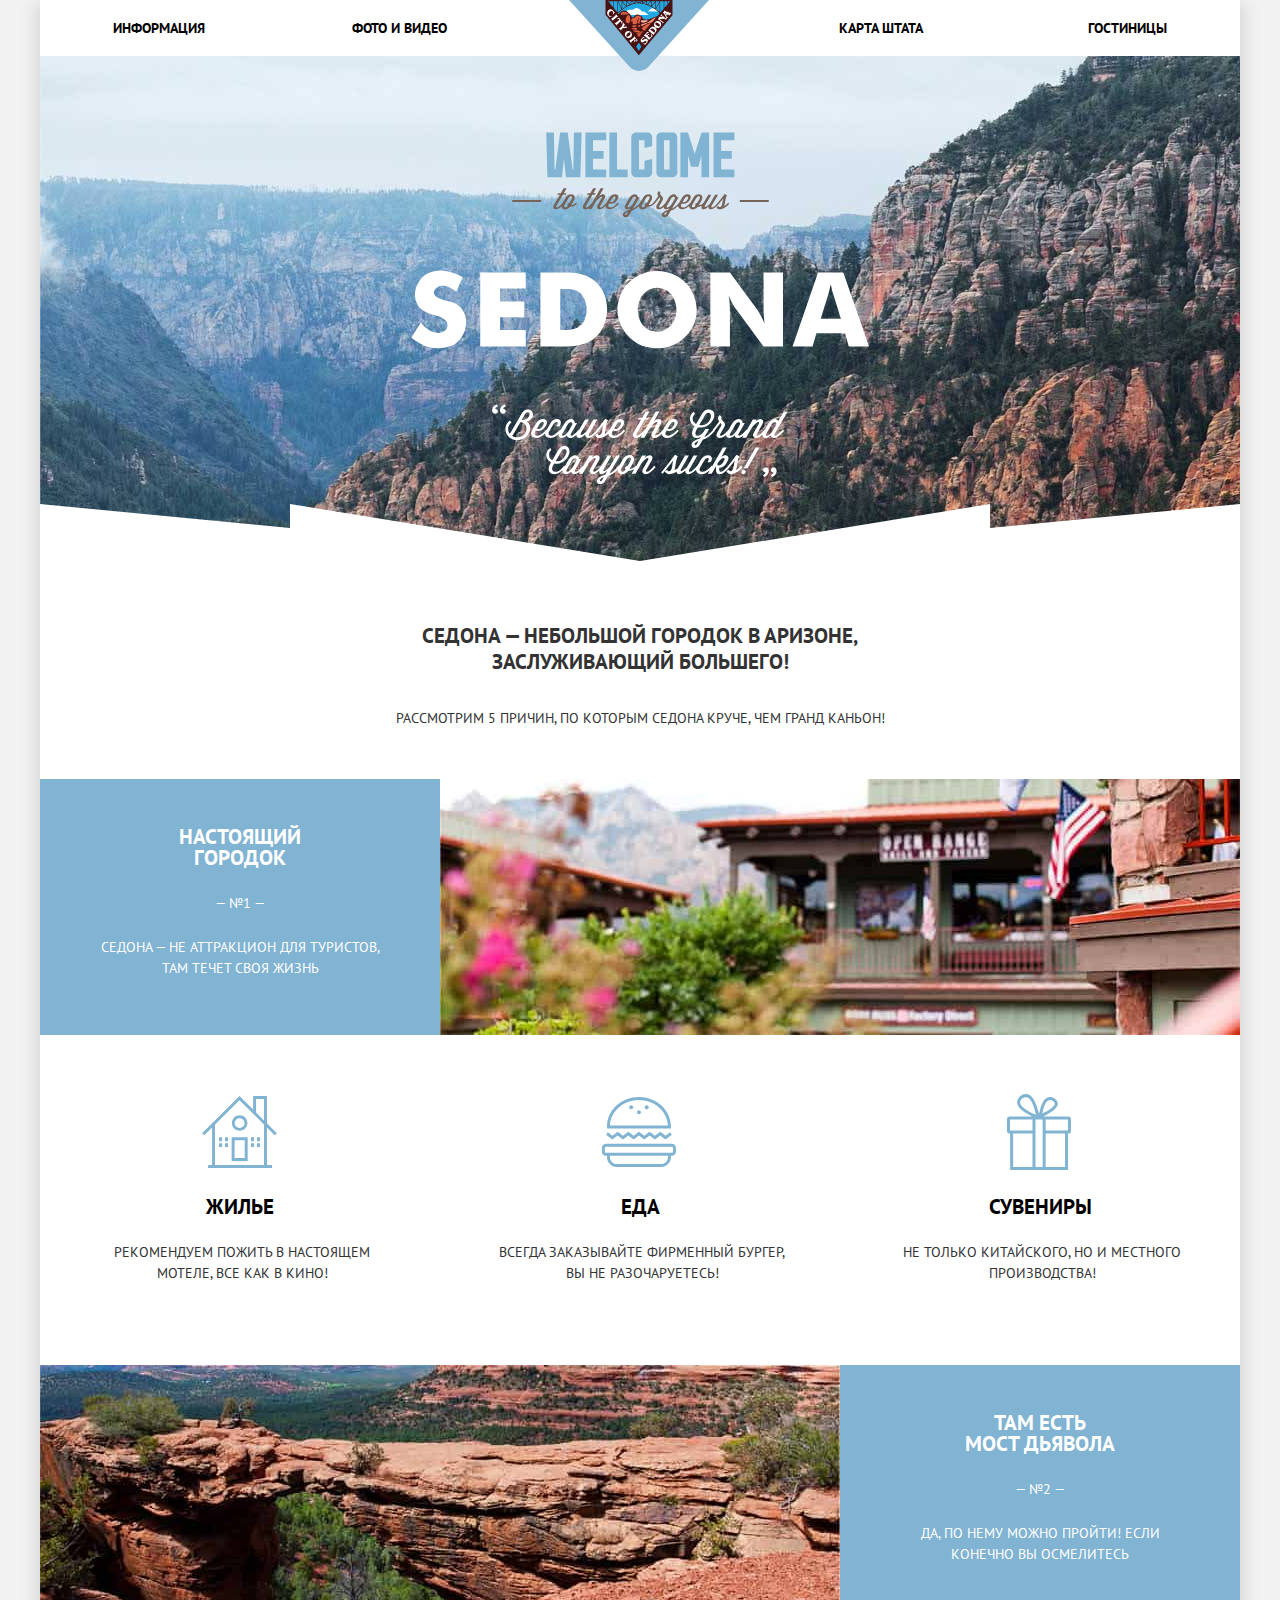
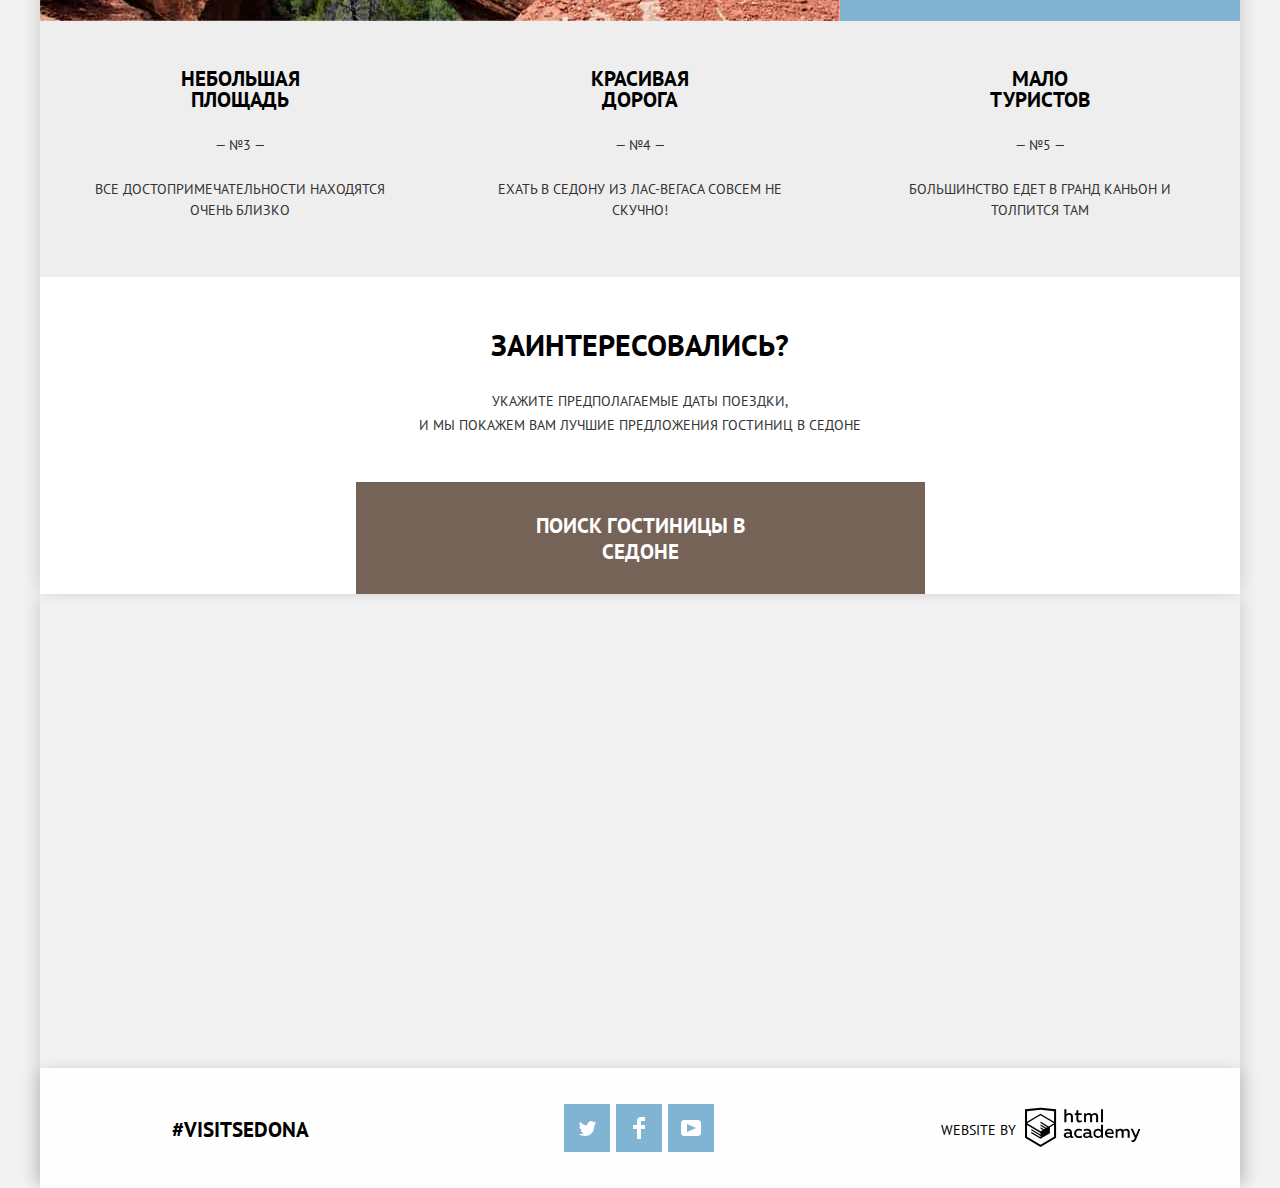
<file: index.html>
<!DOCTYPE html>
<html lang="ru">

<head>
  <meta charset="utf-8">
  <meta name="viewport" content="width=device-width, initial-scale=1.0">
  <meta http-equiv="X-UA-Compatible" content="ie=edge">
  <link rel="stylesheet" href="css/normalize.css">
  <link rel="stylesheet" href="css/main.min.css">
  <link href="https://fonts.googleapis.com/css?family=PT+Sans:400,700&amp;subset=cyrillic" rel="stylesheet">
  <title>Отдых в Седоне</title>
</head>

<body>
  <div class="container">
    <header class="main-header">
      <a href="#" class="main-header-logo" aria-label="Главная страница сайта">
        <img src="img/logo.svg" alt="Гостиницы Sedona" width="140" height="71">
      </a>
      <nav class="main-navigation">
        <ul class="site-navigation">
          <li class="site-navigation-item">
            <a href="info.html">
              Информация
            </a>
          </li>
          <li class="site-navigation-item">
            <a href="gallery.html">
              Фото и видео
            </a>
          </li>
          <li class="site-navigation-item">
            <a href="map.html">
              Карта штата
            </a>
          </li>
          <li class="site-navigation-item">
            <a href="catalog.html">
              Гостиницы
            </a>
          </li>
        </ul>
      </nav>
    </header>

    <div class="bg-photo"></div>

    <main class="index-main">
      <h1 class="visually-hidden">Отдых в Седоне</h1>
      <section class="advantages">
        <h2 class="visually-hidden">Преимущества</h2>
        <div class="text-intro">
          <p class="intro-primary">Седона — небольшой городок в Аризоне, заслуживающий большего!</p>
          <p class="intro-secondary">Рассмотрим 5 причин, по которым Седона круче, чем Гранд каньон!</p>
        </div>
        <ol class="advantages-list">
          <li class="advantages-list-item">
            <div class="advantages-text-block advantages-text-block-left">
              <h3>Настоящий<br> городок</h3>
              <span>— №1 —</span>
              <p>Седона — не аттракцион для туристов, там течет своя жизнь</p>
            </div>
          </li>
          <li class="advantages-list-item">
            <div class="advantages-text-block advantages-text-block-right">
              <h3>Там есть<br> мост дьявола</h3>
              <span>— №2 —</span>
              <p>Да, по нему можно пройти! Если конечно вы осмелитесь</p>
            </div>
          </li>
          <li class="advantages-list-item">
            <div class="advantages-text-block">
              <h3>Небольшая<br> площадь</h3>
              <span>— №3 —</span>
              <p>Все достопримечательности находятся очень близко</p>
            </div>
          </li>
          <li class="advantages-list-item">
            <div class="advantages-text-block">
              <h3>Красивая<br> дорога</h3>
              <span>— №4 —</span>
              <p>Ехать в Седону из Лас-Вегаса совсем не скучно!</p>
            </div>
          </li>
          <li class="advantages-list-item">
            <div class="advantages-text-block">
              <h3>Мало<br> туристов</h3>
              <span>— №5 —</span>
              <p>Большинство едет в Гранд каньон и толпится там</p>
            </div>
          </li>
          <li class="advantages-list-item">
            <section class="features">
              <h2 class="visually-hidden">Достоинства</h2>
              <ul class="features-list">
                <li class="features-list-item">
                  <h3>Жилье</h3>
                  <p>Рекомендуем пожить в настоящем мотеле, все как в кино!</p>
                </li>
                <li class="features-list-item">
                  <h3>Еда</h3>
                  <p>Всегда заказывайте фирменный бургер, вы не разочаруетесь!</p>
                </li>
                <li class="features-list-item">
                  <h3>Сувениры</h3>
                  <p>Не только китайского, но и местного производства!</p>
                </li>
              </ul>
            </section>
          </li>
        </ol>
      </section>

    </main>

    <footer class="page-footer footer-main">
      <section class="search-section">
        <h2 class="visually-hidden">Поиск лучших предложений</h2>
        <strong>Заинтересовались?</strong>
        <p>Укажите предполагаемые даты поездки,<br> и мы покажем вам лучшие предложения гостиниц в Седоне</p>
        <button class="button-search">Поиск гостиницы в Седоне</button>
        <!--MODAL-->
        <form action="https://hooks.zapier.com/hooks/catch/4868486/7jxbbp/" method="POST" class="modal">
          <p class="form-item">
            <label>Дата заезда:
              <input class="date" type="text" name="arrival" placeholder="24 АПРЕЛЯ 2017" required>
            </label>
          </p>
          <p class="form-item">
            <label>Дата выезда:
              <input class="date" type="text" name="departure" placeholder="4 ИЮЛЯ 2017" required>
            </label>
          </p>
          <p class="form-item">
            <label for="grownups" class="grownups">Взрослые:</label>
            <button type="button" class="button-amount button-minus">-<span class="visually-hidden">Уменьшить на один</span></button>
            <input class="small-input" id="grownups" size="1" type="text" name="grownups" placeholder="2" required>
            <button type="button" class="button-amount button-plus">+<span class="visually-hidden">Увеличить на один</span></button>
            <label for="children" class="children">Дети:</label>
            <button type="button" class="button-amount button-minus">-<span class="visually-hidden">Уменьшить на один</span></button>
            <input class="small-input" id="children" size="1" type="text" name="children" placeholder="0" required>
            <button type="button" class="button-amount button-plus">+<span class="visually-hidden">Увеличить на один</span></button>
          </p>
          <button type="submit" class="button button-find">Найти</button>
        </form>
        <!--MAP-->
      </section>
      <div class="footer-map">
        <iframe class="map"
          src="https://www.google.com/maps/embed?pb=!1m18!1m12!1m3!1d104456.5819924801!2d-111.70579096028374!3d35.10001358867439!2m3!1f0!2f0!3f0!3m2!1i1024!2i768!4f13.1!3m3!1m2!1s0x872da132f942b00d%3A0x5548c523fa6c8efd!2z0KHQtdC00L7QvdCwLCDQkNGA0LjQt9C-0L3QsCA4NjMzNiwg0KHQqNCQ!5e0!3m2!1sru!2sru!4v1552924135615"
          width="1200" height="594" style="border:0" allowfullscreen></iframe>
        <!-- <img class="map" src="img/map.jpg" alt="Как до нас добраться" width="1200" height="594"> -->
        <section class="footer-socials footer-socials-index">
          <h2 class="visually-hidden">Мы в соцсетях</h2>
          <div class="footer-socials-item visit-sedona">#Visitsedona</div>
          <div class="footer-socials-item">
            <ul class="social-list">
              <li class="social-list-item" tabindex="0"><a target="_blank" rel="noopener noreferrer" href="#" aria-label="Страница нашего сервиса в Твиттере"></a></li>
              <li class="social-list-item" tabindex="0"><a target="_blank" rel="noopener noreferrer" href="#" aria-label="Страница нашего сервиса на Фэйсбуке"></a></li>
              <li class="social-list-item" tabindex="0"><a target="_blank" rel="noopener noreferrer" href="#" aria-label="Страница нашего сервиса на Ютубе"></a></li>
            </ul>
          </div>
          <a class="developer footer-socials-item" href="https://htmlacademy.ru/intensive/htmlcss" target="_blank" rel="noopener noreferrer">
            <span>Website by</span>
            <svg xmlns="http://www.w3.org/2000/svg" aria-label="Разработано HTMLAcademy" data-name="Layer 1" viewBox="0 0 113 39" width="115" height="41">
              <path fill="#000" d="M46.84 28.22a2.07 2.07 0 0 0 .58-.11v1.4a3.41 3.41
                    0 0 1-1.24.22 1.75 1.75 0 0 1-1.75-1 5.08 5.08 0 0 1-3.3 1.13c-1.59
                    0-3.06-.87-3.06-2.68 0-2.24 2.08-2.93 3.9-2.93a11.63 11.63 0 0 1
                    2.28.26v-.31c0-1.09-.8-1.86-2.3-1.86a7.79 7.79 0 0 0-3.15.67v-1.79a10.72
                    10.72 0 0 1 3.35-.58c2.48 0 4 1.18 4 3.83v3.14a.57.57 0 0 0 .69.61zm-6.76-1.19a1.42
                    1.42 0 0 0 1.64 1.29 3.56 3.56 0 0 0 2.53-1v-1.51a10.21 10.21 0 0
                    0-1.9-.22c-1.1.01-2.27.35-2.27 1.45zM53.06 20.62a5.29 5.29 0 0 1
                    2.7.67v1.79a4.28 4.28 0 0 0-2.42-.73 2.89 2.89 0 1 0 0 5.76 5.26
                    5.26 0 0 0 2.55-.67v1.8a6.58 6.58 0 0 1-2.9.6 4.42 4.42 0 0 1-4.72-4.54
                    4.54 4.54 0 0 1 4.79-4.68zM65.84 28.22a2.07 2.07 0 0 0 .58-.11v1.4a3.41
                    3.41 0 0 1-1.24.22 1.75 1.75 0 0 1-1.75-1 5.08 5.08 0 0 1-3.3 1.13c-1.59
                    0-3.06-.87-3.06-2.68 0-2.24 2.08-2.93 3.9-2.93a11.63 11.63 0 0 1
                    2.28.26v-.31c0-1.09-.8-1.86-2.3-1.86a7.79 7.79 0 0 0-3.15.67v-1.79a10.72 10.72
                    0 0 1 3.35-.58c2.48 0 4 1.18 4 3.83v3.14a.57.57 0 0 0 .69.61zm-6.76-1.19a1.42
                    1.42 0 0 0 1.64 1.29 3.56 3.56 0 0 0 2.53-1v-1.51a10.21 10.21 0 0
                    0-1.9-.22c-1.11.01-2.27.35-2.27 1.45zM76.67 16.85v12.76h-1.76v-1.39a4.07
                    4.07 0 0 1-3.35 1.62 4.62 4.62 0 0 1 0-9.22 4 4 0 0 1 3.15 1.37v-5.14h2zm-4.76
                    5.48a2.9 2.9 0 0 0 0 5.8 3 3 0 0 0 2.79-1.84v-2.13a3.06 3.06 0 0 0-2.79-1.83zM82.99
                    20.62c3.48 0 4.68 2.81 4.12 5.34h-6.58c.22 1.57 1.75 2.22 3.35 2.22a6.41 6.41 0 0 0
                    2.77-.62v1.68a7.5 7.5 0 0 1-3.14.6c-2.68 0-5-1.53-5-4.61a4.39 4.39 0 0 1 4.48-4.61zm.09
                    1.62a2.39 2.39 0 0 0-2.57 2.26h4.85a2.06 2.06 0 0 0-2.28-2.26zM89.1 29.61v-8.75h1.73v1.09a4
                    4 0 0 1 2.92-1.33 3 3 0 0 1 2.73 1.4 4.33 4.33 0 0 1 3.06-1.4 3.21 3.21 0 0 1 3.32
                    3.52v5.47h-2V24.2a1.67 1.67 0 0 0-1.73-1.84 2.94 2.94 0 0 0-2.17 1.18V29.61h-2V24.2a1.67
                    1.67 0 0 0-1.73-1.84 3.11 3.11 0 0 0-2.32 1.35v5.91h-2zM111.47 20.86h2l-4.1 9.93c-.95
                    2.28-2.19 3-3.52 3a5 5 0 0 1-1.15-.15v-1.66a3 3 0 0 0 .89.13c.95 0 1.66-.67
                    2.17-2l.18-.44-4.16-8.82h2.13l3 6.6zM40.66 1.53v5a4 4 0 0 1 2.83-1.2A3.41 3.41
                    0 0 1 47.1 8.9v5.41h-2V9.15a1.9 1.9 0 0 0-2-2.1 3.08 3.08 0 0 0-2.44 1.46v5.8h-2V1.53h2zM52.43
                    2.42v3.12h3.17v1.71h-3.17v4c0 1.15.53 1.53 1.66 1.53a4.71 4.71 0 0 0 1.77-.35v1.68a7.14 7.14 0
                    0 1-2.35.38 2.68 2.68 0 0 1-3-2.88V7.23h-1.6V5.52h1.57V2.88zM58.1 14.29V5.54h1.73v1.09a4 4 0 0
                    1 2.92-1.33 3 3 0 0 1 2.73 1.4 4.33 4.33 0 0 1 3.06-1.4 3.21 3.21 0 0 1 3.32 3.52v5.47h-2V8.88a1.67
                    1.67 0 0 0-1.73-1.84 2.94 2.94 0 0 0-2.17 1.18V14.29h-2V8.88a1.67 1.67 0 0 0-1.73-1.84 3.11 3.11 0
                    0 0-2.32 1.35v5.91h-2zM74.72 1.52h1.95v12.76h-1.95zM15.44.02h-.16L0 1.62v28l15.28 9.09 15.28-9.09v-28zm13.12
                    28.45l-13.28 7.9L2 28.47V16.99l13.22 7.87v1.43l-9.07-5.4v1.38l9.11 5.47v1.46l-9.1-5.42v1.38l9.11 5.47
                    9.19-5.5V19.22l4.1-2.45v11.67zm0-13.16l-3.65 2.14-1.68 1-8-4.76v1.38l6.84 4.07h-.06l-.15.09-1
                    .57-5.64-3.36v1.38l4.45 2.65-1.05.7-3.36-2v1.38l2.21 1.3-2.25 1.35-13.16-7.82 13.17-7.92zm0-1.39L15.21
                    6.05l-13.2 7.86V3.41l13.28-1.39 13.28 1.39v10.51z" />
            </svg>
          </a>
        </section>
      </div>
    </footer>
  </div>
  <script src="js/modal.min.js"></script>
</body>

</html>
</file>
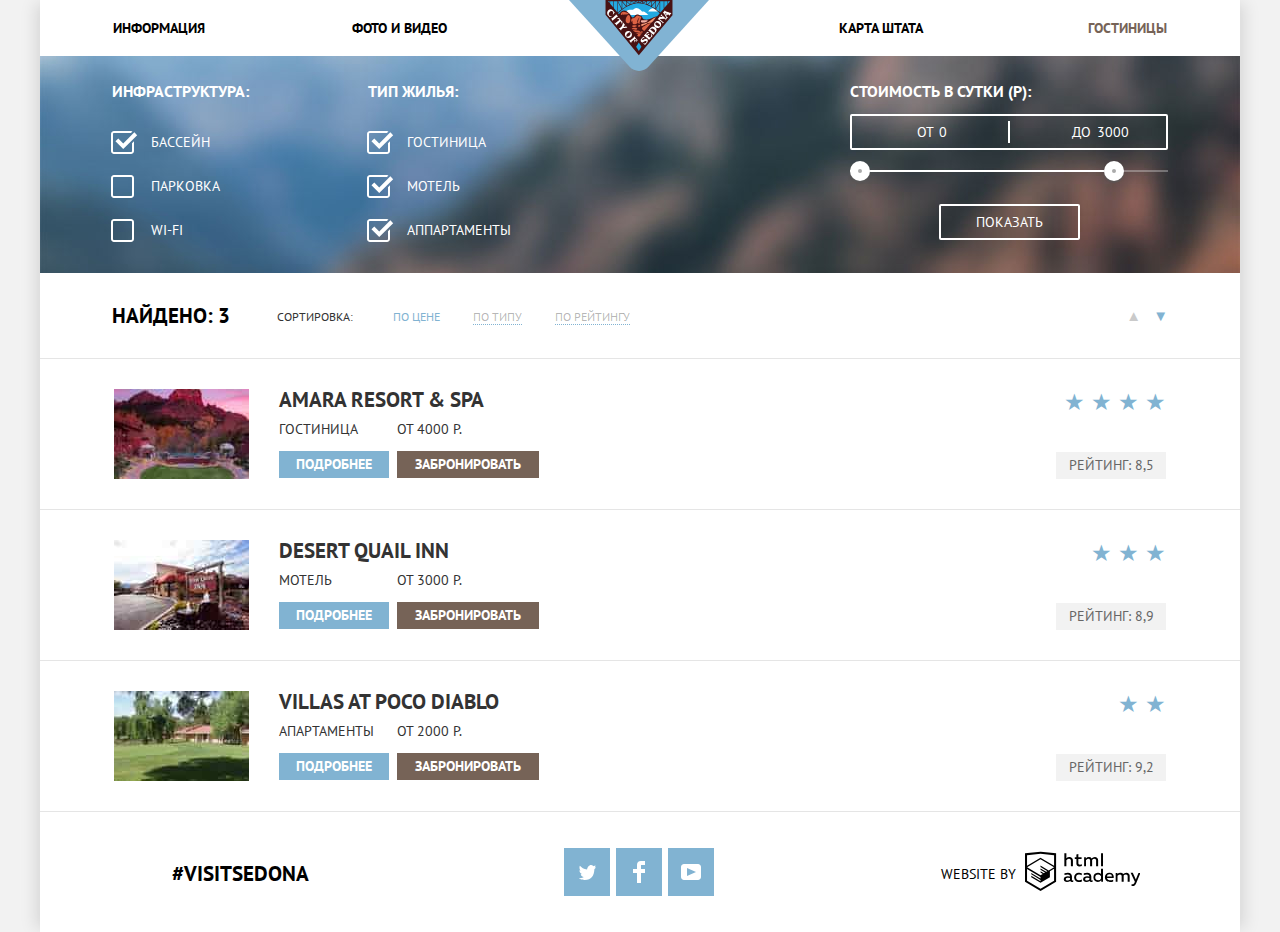
<file: catalog.html>
<!DOCTYPE html>
<html lang="ru">
  <head>
    <meta charset="UTF-8">
    <meta name="viewport" content="width=device-width, initial-scale=1.0">
    <meta http-equiv="X-UA-Compatible" content="ie=edge">
    <link rel="stylesheet" href="css/normalize.css">
    <link rel="stylesheet" href="css/main.min.css">
    <link href="https://fonts.googleapis.com/css?family=PT+Sans:400,700&amp;subset=cyrillic" rel="stylesheet">
    <title>Отели в Седоне</title>
  </head>
  <body>
    <div class="container">
      <header class="main-header">
        <a href="index.html" class="main-header-logo" aria-label="Главная страница сайта">
          <img src="img/logo.svg" alt="Гостиницы Sedona" width="140" height="71">
        </a>
        <nav class="main-navigation">
          <ul class="site-navigation">
            <li class="site-navigation-item">
              <a href="info.html">
                Информация
              </a>
            </li>
            <li class="site-navigation-item">
              <a href="gallery.html">
                Фото и видео
              </a>
            </li>
            <li class="site-navigation-item">
              <a href="map.html">
                Карта штата
              </a>
            </li>
            <li class="site-navigation-item current">
              <a href="catalog.html">
                Гостиницы
              </a>
            </li>
          </ul>
        </nav>
      </header>

      <main class="main-catalog">
        <h1 class="visually-hidden">Список доступных отелей в Седоне</h1>
        <section class="filters">
          <h2 class="visually-hidden">Фильтр доступных предложений</h2>
          <form action="https://echo.htmlacademy.ru/" class="filters-form" method="GET">
            <fieldset class="infrastructure">
              <legend class="legend1">Инфраструктура:</legend>
              <ul class="input-list">
                <li>
                  <input id="pool" class="visually-hidden" type="checkbox" name="infrastructure" value="pool" checked>
                  <label for="pool">Бассейн</label>
                </li>
                <li>
                  <input id="parking" class="visually-hidden" type="checkbox" name="infrastructure" value="parking">
                  <label for="parking">Парковка</label>
                </li>
                <li>
                  <input id="wifi" class="visually-hidden" type="checkbox" name="infrastructure" value="wifi">
                  <label for="wifi">Wi-Fi</label>
                </li>
              </ul>
            </fieldset>
            <fieldset class="type-of-housing">
              <legend class="legend2">Тип жилья:</legend>
              <ul class="input-list input-list2">
                <li>
                  <input id="hotel" class="visually-hidden" type="checkbox" name="type-of-housing" value="hotel" checked>
                  <label for="hotel">Гостиница</label>
                </li>
                <li>
                  <input id="motel" class="visually-hidden" type="checkbox" name="type-of-housing" value="motel" checked>
                  <label for="motel">Мотель</label>
                </li>
                <li>
                  <input id="appartments" class="visually-hidden" type="checkbox" name="type-of-housing" value="apartments" checked>
                  <label for="appartments">Аппартаменты</label>
                </li>
              </ul>
            </fieldset>
            <fieldset class="prices">
              <legend class="prices-heading">Стоимость в сутки (Р):</legend>
              <div class="filter-range">
                <div class="price-controls">
                  <label class="min-price">от <input type="text" name="min-price" value="0"></label>
                  <label class="max-price">до <input type="text" name="max-price" value="3000"></label>
                </div>
                <div class="range-controls">
                  <div class="scale">
                    <div class="bar"></div>
                  </div>
                  <button type="button" class="range-toggle range-toggle-min"></button>
                  <button type="button" class="range-toggle range-toggle-max"></button>
                </div>
                <button class="btn-transparent" type="submit">Показать</button>
              </div>
            </fieldset>
          </form>
          <div class="sorting">
            <div class="sorting-element">
              <b>Найдено: 3</b>
              <span>Сортировка:</span>
              <a href="#" class="current">По цене</a>
              <a href="#">По типу</a>
              <a href="#" class="sort-by-rating">По рейтингу</a>
            </div>
            <div class="sorting-element arrows">
              <a class="sort-from-bottom" href="#"><span class="visually-hidden">Сортировка снизу вверх</span>&#x25B2;</a>
              <a class="sort-from-top current" href="#"><span class="visually-hidden">Сортировка сверху вниз</span>&#x25BC;</a>
          </div>
          </div>
        </section>
        <section class="catalog">
          <h2 class="visually-hidden">Результаты поиска доступных отелей</h2>
          <ul class="catalog-list">
            <li class="catalog-item">
              <img src="img/layer-21.jpg" alt="Гостиница Amara Resort & Spa" width="135" height="90">
              <div class="catalog-item-description">
                <h3 class="catalog-item-heading">Amara Resort & Spa</h3>
                <div class="button-div">
                  <span>Гостиница</span>
                  <a href="#" class="button button-info">Подробнее</a>
                </div>
                <div class="button-div">
                  <span class="price">От 4000 Р.</span>
                  <a href="#" class="button button-book">Забронировать</a>
                </div>
              </div>
              <div class="rate">
                <span class="star-rating" aria-label="Рейтинг позиции - четыре звезды">★ ★ ★ ★</span>
                <span class="rating">Рейтинг: 8,5</span>
              </div>
            </li>
            <li class="catalog-item">
              <img src="img/layer-89-copy.jpg" alt="Мотель Desert Quail Inn" width="135" height="90">
              <div class="catalog-item-description">
                <h3 class="catalog-item-heading">Desert Quail Inn</h3>
                <div class="button-div">
                  <span>Мотель</span>
                  <a href="#" class="button button-info">Подробнее</a>
                </div>
                <div class="button-div">
                  <span class="price">От 3000 Р.</span>
                  <a href="#" class="button button-book">Забронировать</a>
                </div>
              </div>
              <div class="rate">
                <span class="star-rating" aria-label="Рейтинг позиции - три звезды">★ ★ ★</span>
                <span class="rating">Рейтинг: 8,9</span>
              </div>
            </li>
            <li class="catalog-item">
              <img src="img/layer-22.jpg" alt=" Апартаменты Villas At Poco Diablo" width="135" height="90">
              <div class="catalog-item-description">
                <h3 class="catalog-item-heading">Villas At Poco Diablo</h3>
                <div class="button-div">
                  <span>Апартаменты</span>
                  <a href="#" class="button button-info">Подробнее</a>
                </div>
                <div class="button-div">
                  <span class="price">От 2000 Р.</span>
                  <a href="#" class="button button-book">Забронировать</a>
                </div>
              </div>
              <div class="rate">
                <span class="star-rating" aria-label="Рейтинг позиции - две звезды">★ ★</span>
                <span class="rating">Рейтинг: 9,2</span>
              </div>
            </li>
          </ul>
        </section>
      </main>

      <footer class="page-footer">
        <section class="footer-socials">
          <h2 class="visually-hidden">Мы в соцсетях</h2>
          <div class="footer-socials-item visit-sedona">#Visitsedona</div>
          <div class="footer-socials-item">
            <ul class="social-list">
              <li class="social-list-item"><a target="_blank" rel="noopener noreferrer" href="#" aria-label="Страница нашего сервиса в Твиттере"></a></li>
              <li class="social-list-item"><a target="_blank" rel="noopener noreferrer" href="#" aria-label="Страница нашего сервиса на Фэйсбуке"></a></li>
              <li class="social-list-item"><a target="_blank" rel="noopener noreferrer" href="#" aria-label="Страница нашего сервиса на Ютубе"></a></li>
            </ul>
          </div>
          <a class="developer footer-socials-item" href="https://htmlacademy.ru/intensive/htmlcss" target="_blank" rel="noopener noreferrer">
            <span>Website by</span>
            <svg xmlns="http://www.w3.org/2000/svg" aria-label="Разработано HTMLAcademy" data-name="Layer 1" viewBox="0 0 113 39" width="115" height="41">
              <path fill="#000" d="M46.84 28.22a2.07 2.07 0 0 0 .58-.11v1.4a3.41 3.41
                0 0 1-1.24.22 1.75 1.75 0 0 1-1.75-1 5.08 5.08 0 0 1-3.3 1.13c-1.59
                0-3.06-.87-3.06-2.68 0-2.24 2.08-2.93 3.9-2.93a11.63 11.63 0 0 1
                2.28.26v-.31c0-1.09-.8-1.86-2.3-1.86a7.79 7.79 0 0 0-3.15.67v-1.79a10.72
                10.72 0 0 1 3.35-.58c2.48 0 4 1.18 4 3.83v3.14a.57.57 0 0 0 .69.61zm-6.76-1.19a1.42
                1.42 0 0 0 1.64 1.29 3.56 3.56 0 0 0 2.53-1v-1.51a10.21 10.21 0 0
                0-1.9-.22c-1.1.01-2.27.35-2.27 1.45zM53.06 20.62a5.29 5.29 0 0 1
                2.7.67v1.79a4.28 4.28 0 0 0-2.42-.73 2.89 2.89 0 1 0 0 5.76 5.26
                5.26 0 0 0 2.55-.67v1.8a6.58 6.58 0 0 1-2.9.6 4.42 4.42 0 0 1-4.72-4.54
                4.54 4.54 0 0 1 4.79-4.68zM65.84 28.22a2.07 2.07 0 0 0 .58-.11v1.4a3.41
                3.41 0 0 1-1.24.22 1.75 1.75 0 0 1-1.75-1 5.08 5.08 0 0 1-3.3 1.13c-1.59
                0-3.06-.87-3.06-2.68 0-2.24 2.08-2.93 3.9-2.93a11.63 11.63 0 0 1
                2.28.26v-.31c0-1.09-.8-1.86-2.3-1.86a7.79 7.79 0 0 0-3.15.67v-1.79a10.72 10.72
                0 0 1 3.35-.58c2.48 0 4 1.18 4 3.83v3.14a.57.57 0 0 0 .69.61zm-6.76-1.19a1.42
                1.42 0 0 0 1.64 1.29 3.56 3.56 0 0 0 2.53-1v-1.51a10.21 10.21 0 0
                0-1.9-.22c-1.11.01-2.27.35-2.27 1.45zM76.67 16.85v12.76h-1.76v-1.39a4.07
                4.07 0 0 1-3.35 1.62 4.62 4.62 0 0 1 0-9.22 4 4 0 0 1 3.15 1.37v-5.14h2zm-4.76
                5.48a2.9 2.9 0 0 0 0 5.8 3 3 0 0 0 2.79-1.84v-2.13a3.06 3.06 0 0 0-2.79-1.83zM82.99
                20.62c3.48 0 4.68 2.81 4.12 5.34h-6.58c.22 1.57 1.75 2.22 3.35 2.22a6.41 6.41 0 0 0
                2.77-.62v1.68a7.5 7.5 0 0 1-3.14.6c-2.68 0-5-1.53-5-4.61a4.39 4.39 0 0 1 4.48-4.61zm.09
                1.62a2.39 2.39 0 0 0-2.57 2.26h4.85a2.06 2.06 0 0 0-2.28-2.26zM89.1 29.61v-8.75h1.73v1.09a4
                4 0 0 1 2.92-1.33 3 3 0 0 1 2.73 1.4 4.33 4.33 0 0 1 3.06-1.4 3.21 3.21 0 0 1 3.32
                3.52v5.47h-2V24.2a1.67 1.67 0 0 0-1.73-1.84 2.94 2.94 0 0 0-2.17 1.18V29.61h-2V24.2a1.67
                1.67 0 0 0-1.73-1.84 3.11 3.11 0 0 0-2.32 1.35v5.91h-2zM111.47 20.86h2l-4.1 9.93c-.95
                2.28-2.19 3-3.52 3a5 5 0 0 1-1.15-.15v-1.66a3 3 0 0 0 .89.13c.95 0 1.66-.67
                2.17-2l.18-.44-4.16-8.82h2.13l3 6.6zM40.66 1.53v5a4 4 0 0 1 2.83-1.2A3.41 3.41
                0 0 1 47.1 8.9v5.41h-2V9.15a1.9 1.9 0 0 0-2-2.1 3.08 3.08 0 0 0-2.44 1.46v5.8h-2V1.53h2zM52.43
                2.42v3.12h3.17v1.71h-3.17v4c0 1.15.53 1.53 1.66 1.53a4.71 4.71 0 0 0 1.77-.35v1.68a7.14 7.14 0
                0 1-2.35.38 2.68 2.68 0 0 1-3-2.88V7.23h-1.6V5.52h1.57V2.88zM58.1 14.29V5.54h1.73v1.09a4 4 0 0
                1 2.92-1.33 3 3 0 0 1 2.73 1.4 4.33 4.33 0 0 1 3.06-1.4 3.21 3.21 0 0 1 3.32 3.52v5.47h-2V8.88a1.67
                1.67 0 0 0-1.73-1.84 2.94 2.94 0 0 0-2.17 1.18V14.29h-2V8.88a1.67 1.67 0 0 0-1.73-1.84 3.11 3.11 0
                0 0-2.32 1.35v5.91h-2zM74.72 1.52h1.95v12.76h-1.95zM15.44.02h-.16L0 1.62v28l15.28 9.09 15.28-9.09v-28zm13.12
                28.45l-13.28 7.9L2 28.47V16.99l13.22 7.87v1.43l-9.07-5.4v1.38l9.11 5.47v1.46l-9.1-5.42v1.38l9.11 5.47
                9.19-5.5V19.22l4.1-2.45v11.67zm0-13.16l-3.65 2.14-1.68 1-8-4.76v1.38l6.84 4.07h-.06l-.15.09-1
                .57-5.64-3.36v1.38l4.45 2.65-1.05.7-3.36-2v1.38l2.21 1.3-2.25 1.35-13.16-7.82 13.17-7.92zm0-1.39L15.21
                6.05l-13.2 7.86V3.41l13.28-1.39 13.28 1.39v10.51z"/>
            </svg>              
          </a>
        </section>
      </footer>
    </div>
  </body>
</html>
</file>
<file: css/main.min.css>
.visually-hidden{position:absolute;clip:rect(0 0 0 0);width:1px;height:1px;margin:-1px}body{margin:0;padding:0;font-family:"PT Sans","Arial",sans-serif;font-size:14px;line-height:26px;font-weight:400;font-style:normal;font-stretch:normal;text-transform:uppercase;color:#333;background-color:#f2f2f2}.container{position:relative;width:1200px;margin:0 auto;background-color:#fff;-webkit-box-shadow:8px 0 15px -3px rgba(0,1,1,.1),-8px 0 15px -3px rgba(0,1,1,.1);box-shadow:8px 0 15px -3px rgba(0,1,1,.1),-8px 0 15px -3px rgba(0,1,1,.1)}.site-navigation{margin:0;padding:0;list-style:none;display:-webkit-box;display:-ms-flexbox;display:flex;width:1200px;-webkit-box-sizing:border-box;box-sizing:border-box}.site-navigation-item{width:239px;padding:15px 73px;-webkit-box-sizing:border-box;box-sizing:border-box}.site-navigation-item.current a{color:#766357}.site-navigation li:nth-child(2){margin-right:auto;padding-right:68px}.site-navigation li:nth-child(2),.site-navigation li:nth-child(1){text-align:left}.site-navigation li:nth-child(3),.site-navigation li:nth-child(4){text-align:right}.site-navigation-item:nth-child(3) a{margin-right:5px}.site-navigation a{font-weight:700;text-decoration:none;color:#000}.site-navigation a:hover,.site-navigation a:focus{color:#81b3d2}.site-navigation a:active{color:rgba(0,0,0,.3)}.main-header-logo{position:absolute;top:0;left:529px}.bg-photo{width:1200px;height:505px;background-color:rgb(27,186,207);background-image:url(../img/welcome.svg),url(../img/polygon.svg),url(../img/background-photo.jpg);background-position:50% 50%,50% 447px,50% 50%;background-repeat:no-repeat,no-repeat,no-repeat;background-size:459px 353px,1200px 59px,1200px 505px}.text-intro{width:1200px;text-align:center;padding-top:62px;padding-bottom:48px}.intro-primary,.intro-secondary{margin:0}.intro-primary{width:440px;font-size:21px;font-weight:700;text-align:center;margin:0 auto;margin-bottom:30px}.intro-secondary{font-size:14px;font-weight:400;text-align:center}.advantages-list{display:-webkit-box;display:-ms-flexbox;display:flex;-ms-flex-wrap:wrap;flex-wrap:wrap;list-style:none;margin:0;padding:0;width:1200px}.advantages-list-item{width:400px;min-height:256px;text-align:center}.advantages-list-item:first-child,.advantages-list-item:nth-child(2){-ms-flex-preferred-size:100%;flex-basis:100%}.advantages-list-item:last-child{-webkit-box-ordinal-group:3;-ms-flex-order:2;order:2}.advantages-list-item:nth-child(1){-webkit-box-ordinal-group:2;-ms-flex-order:1;order:1;background-color:rgb(158,120,92);background-image:url(../img/layer-10.jpg);background-position:center right;background-repeat:no-repeat}.advantages-list-item:nth-child(2){-webkit-box-ordinal-group:4;-ms-flex-order:3;order:3;background-color:rgb(130,81,57);background-image:url(../img/layer-5.jpg);background-position:center left;background-repeat:no-repeat}.advantages-list-item:nth-child(3){-webkit-box-ordinal-group:5;-ms-flex-order:4;order:4}.advantages-list-item:nth-child(4){-webkit-box-ordinal-group:6;-ms-flex-order:5;order:5}.advantages-list-item:nth-child(5){-webkit-box-ordinal-group:7;-ms-flex-order:6;order:6}.advantages-list-item img,.advantages-text-block{margin:0;padding:0}.advantages-text-block{-webkit-box-sizing:border-box;box-sizing:border-box;width:400px;text-align:center;padding:0 48px;padding-top:47px;padding-bottom:56px;background-color:#eee;color:#000}.advantages-text-block p,.advantages-text-block span{color:#333}.advantages-text-block-right{display:block;margin-left:auto;background-color:#81b3d2;color:#fff}.advantages-text-block-left{display:block;margin-right:auto;background-color:#81b3d2;color:#fff}.advantages-text-block-left p,.advantages-text-block-left span,.advantages-text-block-right p,.advantages-text-block-right span{color:#fff}.advantages-list-item h3{font-size:21px;line-height:21px;text-align:center;margin:0;margin-bottom:20px;font-weight:700}.advantages-list-item p{font-size:14px;line-height:21px;margin:0}.advantages-list-item span{display:block;font-size:14px;line-height:21px;text-align:center;margin-bottom:23px;margin-top:25px}.features-list{display:-webkit-box;display:-ms-flexbox;display:flex;list-style:none;margin:0;padding:0;width:1200px;text-align:center}.features-list-item{width:400px;padding:0 59px;padding-top:156px;padding-bottom:81px;text-align:center;position:relative;-webkit-box-sizing:border-box;box-sizing:border-box}.features-list-item::before{position:absolute;top:59px;left:161px;content:"";width:76px;height:76px}.features-list-item:first-child::before{background-image:url(../img/home.svg);background-size:75px 72px;background-position:center;background-repeat:no-repeat}.features-list-item:last-child::before{background-image:url(../img/souvenirs.svg);background-size:64px 76px;background-position:center;background-repeat:no-repeat}.features-list-item:nth-child(2)::before{background-image:url(../img/food.svg);background-size:74px 70px;background-position:center;background-repeat:no-repeat}.features-list-item h3{color:#000;margin-bottom:25px;margin-top:5px}.features-list-item p{min-width:286px}.search-section{text-align:center;padding-top:50px;position:relative}.search-section p{font-size:14px;line-height:24px;margin:0;margin-top:25px;margin-bottom:45px}.search-section strong{font-size:30px;line-height:36px;font-weight:700;color:#000}.button-search{width:569px;font:inherit;text-transform:uppercase;color:#fff;font-weight:700;font-size:21px;padding-top:31px;padding-bottom:29px;padding-left:140px;padding-right:139px;background-color:#766357;border:0;min-height:86px;-webkit-box-sizing:border-box;box-sizing:border-box}.button-search:hover,.button-search:focus{background-color:#604e43}.button-search:active{background-color:#503e33;color:rgba(255,255,255,.3)}.footer-socials{display:-webkit-box;display:-ms-flexbox;display:flex;height:120px;-ms-flex-preferred-size:400px;flex-basis:400px;width:1200px;background-color:rgba(255,255,255,.9)}.footer-socials-item{width:400px;text-align:center}.social-list{display:-webkit-box;display:-ms-flexbox;display:flex;padding:0;margin:0;width:150px;-webkit-box-pack:justify;-ms-flex-pack:justify;justify-content:space-between;list-style:none}.footer-socials div{padding:36px 124px;margin:0;-webkit-box-sizing:border-box;box-sizing:border-box}.footer-socials .visit-sedona{font-size:21px;height:21px;margin:0 auto;margin-top:51px;padding:0;line-height:21px;font-weight:700;color:#000}.social-list-item{width:46px;height:48px;background-color:#81b3d2}.social-list-item:hover,.social-list-item:focus{background-color:#669ec0}.social-list-item:active{background-color:#5496bd}.social-list-item:first-child{background-image:url(../img/twitter.svg);background-position:center;background-repeat:no-repeat;background-size:17px 15px}.social-list-item:first-child:active{background-image:url(../img/twitter1.svg)}.social-list-item:nth-child(2){background-image:url(../img/facebook.svg);background-position:center;background-repeat:no-repeat;background-size:12px 22px}.social-list-item:nth-child(2):active{background-image:url(../img/facebook1.svg)}.social-list-item:last-child{background-image:url(../img/youtube.svg);background-position:center;background-repeat:no-repeat;background-size:20px 16px}.social-list-item:last-child:active{background-image:url(../img/youtube1.svg)}.developer{margin-top:39px;margin-bottom:40px;text-align:center;text-decoration:none;color:#000;font-size:14px;line-height:26px}.developer:hover path,.developer:focus path{fill:#81b3d2}.developer:active path{fill:#bdbbbc}.developer span{display:inline-block;font-size:14px;margin-right:5px;vertical-align:top;padding-top:10px}.main-catalog{min-height:calc(100vh - 175px)}.catalog-list{margin:0;padding:0;list-style:none}.catalog-item{width:100%;min-height:151px;display:-webkit-box;display:-ms-flexbox;display:flex;padding:30px 74px;border-top:1px solid #e5e5e5;-webkit-box-sizing:border-box;box-sizing:border-box}.catalog-item:hover h3{color:#81b3d2}.catalog-item:last-child{border-bottom:1px solid #e5e5e5}.catalog-item img{margin-right:30px}.catalog-item h3{margin:0;line-height:21px;font-size:21px;margin-bottom:11px;-ms-flex-preferred-size:100%;flex-basis:100%;font-weight:700}.catalog-item-description{display:-webkit-box;display:-ms-flexbox;display:flex;-ms-flex-wrap:wrap;flex-wrap:wrap;-webkit-box-pack:justify;-ms-flex-pack:justify;justify-content:space-between;width:260px;min-height:90px}.catalog-item-description span{display:block;line-height:14px;font-size:14px;color:#333}.button{display:inline-block;vertical-align:top;text-align:center;font-size:14px;color:#fff;font-weight:700;text-decoration:none;padding:0;margin:0;margin-top:15px}.button-info{background-color:#81b3d2;width:110px;height:27px}.button-info:hover,.button-info:focus{background-color:#669ec0}.button-info:active{background-color:#5496bd;color:rgba(255,255,255,.3)}.button-book{background-color:#766357;width:142px;height:27px}.button-book:hover,.button-book:focus{background-color:#604e43}.button-book:active{background-color:#503e33;color:rgba(255,255,255,.3)}.rate{display:-webkit-box;display:-ms-flexbox;display:flex;margin-left:auto;-webkit-box-orient:vertical;-webkit-box-direction:normal;-ms-flex-direction:column;flex-direction:column;-webkit-box-pack:justify;-ms-flex-pack:justify;justify-content:space-between}.star-rating{font-size:23px;color:#81b3d2;text-align:right;width:110px;height:27px}.rating{line-height:26px;color:#666;width:110px;height:27px;background-color:#f2f2f2;text-align:center}.infrastructure,.type-of-housing,.prices{margin:0;padding:0;border:0}.filters-form{display:-webkit-box;display:-ms-flexbox;display:flex;-webkit-box-pack:space-evenly;-ms-flex-pack:space-evenly;justify-content:space-evenly;height:217px;width:100%;background-color:rgb(128,65,35);background-image:url(../img/catalog-background.jpg);background-position:center;background-repeat:no-repeat;color:#fff;padding-top:25px;padding-bottom:40px;padding-left:72px;padding-right:72px;-webkit-box-sizing:border-box;box-sizing:border-box}.filters-form legend{display:block;margin-bottom:20px;font-size:16px;line-height:21px;font-weight:700;-webkit-box-sizing:content-box;box-sizing:content-box}.legend1{margin-top:7px}.legend2{margin-left:-8px}.filters-form label{display:block;font-size:14px;line-height:21px}.input-list{list-style:none;padding:0;margin:0;margin-top:10px}.input-list label{position:relative;padding-left:40px;margin-left:-1px}.input-list2{margin-left:-8px}.input-list li{margin-bottom:23px}.input-list input[type="checkbox"] + label::before{position:absolute;content:"";left:-2px;top:-1px;width:27px;height:23px;background-image:url(../img/checkboxoff.svg);background-repeat:no-repeat;background-position:center}.input-list input[type="checkbox"]:checked + label::before{background-image:url(../img/checkboxon.svg);left:0}.input-list input[type="checkbox"]:disabled + label::before,.input-list input[type="checkbox"]:disabled + label{opacity:.4}.type-of-housing,.infrastructure{-ms-flex-preferred-size:25%;flex-basis:25%;-ms-flex-negative:0;flex-shrink:0}.prices{-ms-flex-preferred-size:50%;flex-basis:50%;padding-left:210px}.filter-range{width:318px;color:#fff;text-transform:uppercase;margin-top:3px}.price-controls{position:relative;-webkit-box-sizing:border-box;box-sizing:border-box;height:36px;margin-bottom:20px;vertical-align:top;font-size:0;border:2px solid #fff;border-radius:2px}.price-controls::after{content:"";position:absolute;top:50%;left:50%;width:2px;height:22px;background:#fff;-webkit-transform:translate(-50%,-50%);-ms-transform:translate(-50%,-50%);transform:translate(-50%,-50%)}.price-controls label{display:inline-block;vertical-align:top;font-size:14px;line-height:32px;cursor:pointer}.price-controls .min-price,.price-controls .max-price{width:90px;padding-left:65px;height:36px}.price-controls input{width:50px;margin:0;height:30px;color:inherit;font:inherit;background:none;border:none;vertical-align:top}.range-controls{position:relative;margin-bottom:32px}.range-controls .scale{height:2px;background:rgba(255,255,255,.3)}.range-controls .bar{width:80%;height:2px;background:#fff}.range-toggle{position:absolute;top:-9px;width:20px;height:20px;background-color:#fff;border:0;border-radius:50%;-webkit-box-shadow:0 2px 1px 0 rgba(88,88,88,.651);box-shadow:0 2px 1px 0 rgba(88,88,88,.651);cursor:pointer}.range-toggle::before{position:absolute;content:"";width:4px;height:4px;top:8px;left:8px;border-radius:50%;background-color:#ababab}.range-toggle:hover{width:22px;height:22px;top:-10px}.range-toggle:hover::before{top:9px;left:9px}.range-toggle-min{left:0}.range-toggle-max{left:80%}.btn-transparent{display:block;margin:0 auto;padding:6px 35px;font-size:14px;line-height:20px;color:#fff;text-transform:uppercase;background:transparent;border:2px solid #fff;border-radius:2px;cursor:pointer}.btn-transparent:hover{color:#000;background:#fff}.filters-form .max-price,.filters-form .min-price{margin:0}.filters-form .prices-heading{margin-bottom:9px}.sorting{display:-webkit-box;display:-ms-flexbox;display:flex;width:100%;height:85px;padding:25px 72px;padding-top:30px;-webkit-box-sizing:border-box;box-sizing:border-box;vertical-align:bottom;word-spacing:-.36em}.arrows{margin-left:auto}.sorting b,.sorting span,.sorting a{word-spacing:normal}.sorting span,.sorting span{margin-left:-2px}.sorting b{margin-right:49px;font-size:21px;line-height:26px;font-weight:700;color:#000;vertical-align:bottom}.sorting span{margin-right:40px;font-size:12px;line-height:18px}.sorting a{margin-right:33px;font-size:12px;line-height:18px;text-decoration:none;color:rgba(0,0,0,.3);border-bottom:dotted 1px #81b3d2}.sorting a:hover{color:#81b3d2}.sorting a:active{color:#000;border:0}.sorting a.current{color:#81b3d2;border:0}.sorting .sort-by-rating{margin-right:0}.sorting .sort-from-top,.sorting .sort-from-bottom{margin:0;font-size:15px;border:0;color:#cacaca}.sorting .sort-from-top:hover,.sorting .sort-from-top:focus,.sorting .sort-from-bottom:hover,.sorting .sort-from-bottom:focus{color:#000}.sorting .sort-from-top:active,.sorting .sort-from-bottom:active{color:#81b3d2}.sorting .sort-from-top.current,.sorting .sort-from-bottom.current{color:#81b3d2}.sorting .sort-from-bottom{margin-left:auto;margin-right:12px}.modal{display:block;padding:55px;padding-top:35px;width:569px;height:395px;-webkit-box-sizing:border-box;box-sizing:border-box;position:absolute;top:291px;left:316px;background-color:#fff;-webkit-box-shadow:8px 0 15px -3px rgba(0,1,1,.1),-8px 0 15px -3px rgba(0,1,1,.1);box-shadow:8px 0 15px -3px rgba(0,1,1,.1),-8px 0 15px -3px rgba(0,1,1,.1)}.js{visibility:hidden;opacity:0}@-webkit-keyframes bounce{0%{-webkit-transform:translateY(-100px);transform:translateY(-100px)}70%{-webkit-transform:translateY(30px);transform:translateY(30px)}90%{-webkit-transform:translateY(-10px);transform:translateY(-10px)}100%{-webkit-transform:translateY(0);transform:translateY(0)}}@keyframes bounce{0%{-webkit-transform:translateY(-100px);transform:translateY(-100px)}70%{-webkit-transform:translateY(30px);transform:translateY(30px)}90%{-webkit-transform:translateY(-10px);transform:translateY(-10px)}100%{-webkit-transform:translateY(0);transform:translateY(0)}}@-webkit-keyframes shake{0%,100%{-webkit-transform:translateX(0);transform:translateX(0)}10%,30%,50%,70%,90%{-webkit-transform:translateX(-10px);transform:translateX(-10px)}20%,40%,60%,80%{-webkit-transform:translateX(10px);transform:translateX(10px)}}@keyframes shake{0%,100%{-webkit-transform:translateX(0);transform:translateX(0)}10%,30%,50%,70%,90%{-webkit-transform:translateX(-10px);transform:translateX(-10px)}20%,40%,60%,80%{-webkit-transform:translateX(10px);transform:translateX(10px)}}.modal.show{visibility:visible;opacity:1;-webkit-animation:bounce 0.6s;animation:bounce 0.6s}.modal-error{-webkit-animation:shake 0.6s;animation:shake 0.6s}.modal label{font-weight:700;color:#000}.modal p{margin-bottom:29px}.footer-main .date{width:346px;height:38px;background-color:#f2f2f2;border:0;margin-left:13px;padding:14px 12px;padding-right:40px;-webkit-box-sizing:border-box;box-sizing:border-box;font-weight:700;color:#000;background-image:url(../img/calendar.svg);background-position:316px center;background-repeat:no-repeat;background-size:21px 22px;border:2px solid #f2f2f2;vertical-align:top}.footer-main .date:hover{background-color:#ebebeb;background-image:url(../img/calendar2.svg)}.footer-main .date:focus{background-color:#fff;border:2px solid #e5e5e5;background-image:url(../img/calendar3.svg)}.footer-main .small-input{width:38px;height:38px;background-color:#f2f2f2;border:0;margin:0;margin-left:-4px;margin-right:-4px;padding:10px;font-weight:700;font-size:14px;-webkit-box-sizing:border-box;box-sizing:border-box}.button-amount{display:inline-block;width:38px;height:38px;background-color:#f2f2f2;border:0;text-align:center;margin:0;padding:0;color:#a9a9a9;-webkit-box-sizing:border-box;box-sizing:border-box;font-size:25px;font-weight:700;vertical-align:bottom}.button-amount:hover,.button-amount:focus{color:#000}.button-amount:active{color:#81b3d2}.button-find{width:458px;height:58px;background-color:#81b3d2;border:0;font-size:21px;font-weight:700;color:#fff;text-transform:uppercase;margin-top:25px}.button-find:hover,.button-find:focus{background-color:#669ec0}.button-find:active{background-color:#5496bd;color:rgba(255,255,255,.3)}.grownups{margin-right:30px}.children{margin-left:50px;margin-right:25px}.button-plus{background-position:center;background-repeat:no-repeat}.button-minus{background-position:center;background-repeat:no-repeat}.footer-map{position:relative}.map{position:absolute;z-index:-1;-webkit-box-shadow:8px 0 15px -3px rgba(0,1,1,.1),-8px 0 15px -3px rgba(0,1,1,.1);box-shadow:8px 0 15px -3px rgba(0,1,1,.1),-8px 0 15px -3px rgba(0,1,1,.1)}.footer-socials-index{position:absolute;z-index:0;top:474px;-webkit-box-shadow:8px 0 15px -3px rgba(0,1,1,.1),-8px 0 15px -3px rgba(0,1,1,.1);box-shadow:8px 0 15px -3px rgba(0,1,1,.1),-8px 0 15px -3px rgba(0,1,1,.1)}@media all and (-ms-high-contrast:none),(-ms-high-contrast:active){.site-navigation-item{width:242px}.button-search{width:570px}}
</file>
